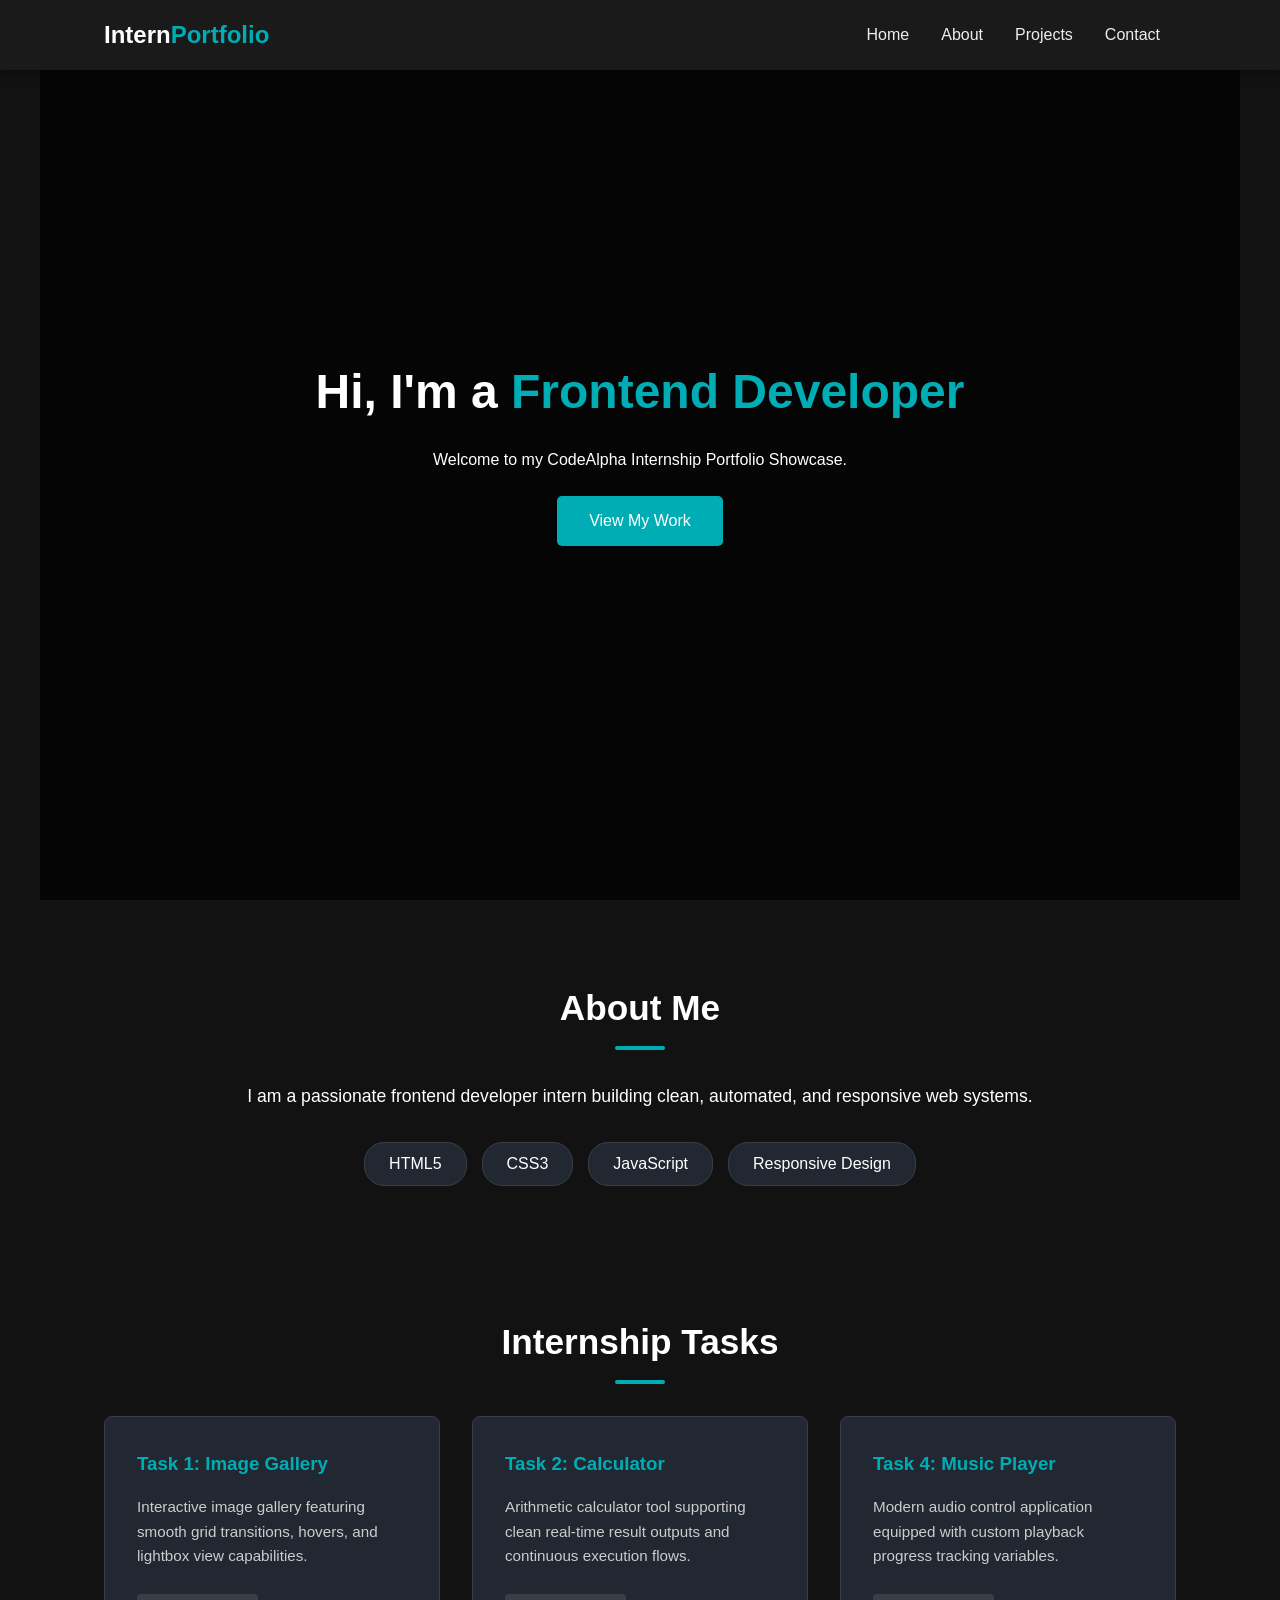
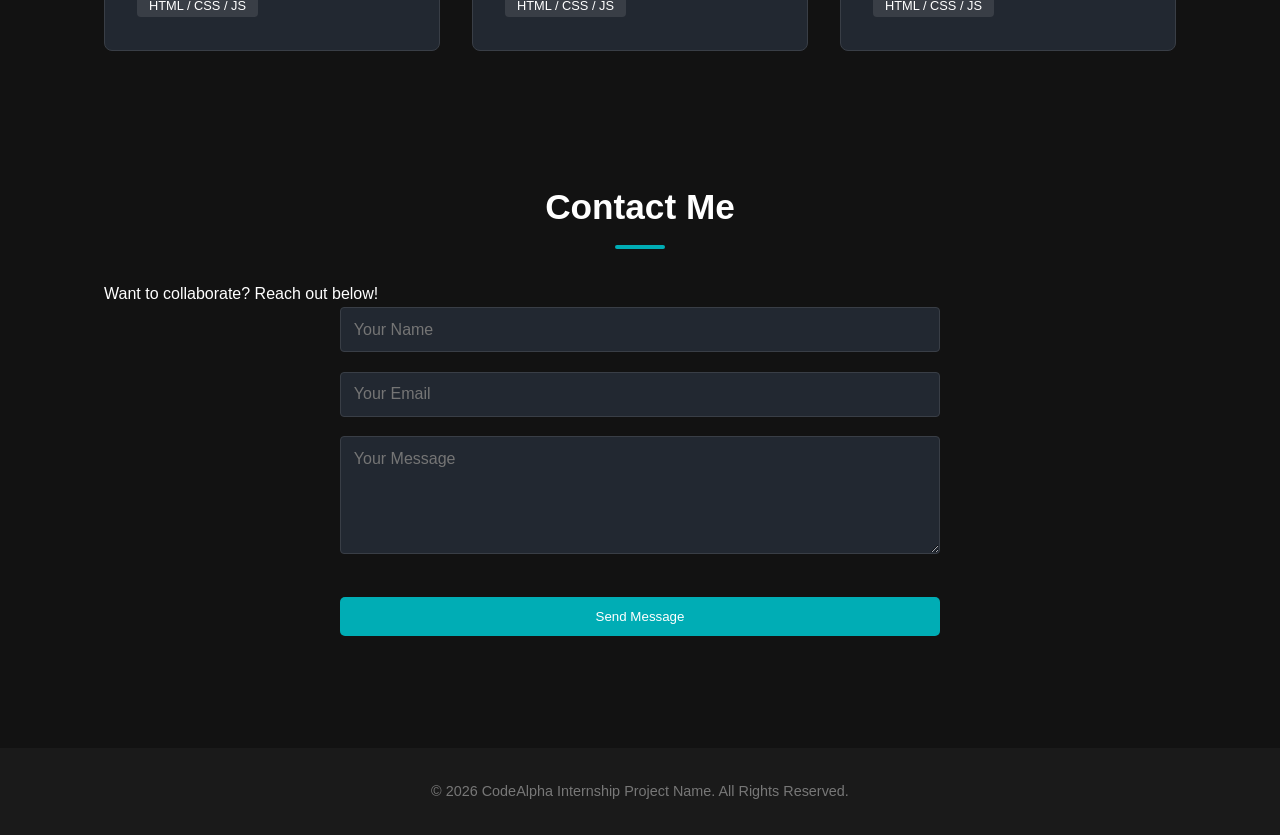
<file: portfolio Project/index.html>
<!DOCTYPE html>
<html lang="en">
<head>
    <meta charset="UTF-8">
    <meta name="viewport" content="width=device-width, initial-scale=1.0">
    <title>My Frontend Portfolio | CodeAlpha Internship</title>
    <link rel="stylesheet" href="style.css">
</head>
<body>
    <!-- Navigation Bar -->
    <header>
        <nav class="navbar">
            <div class="logo">Intern<span>Portfolio</span></div>
            <ul class="nav-links" id="navLinks">
                <li><a href="#home">Home</a></li>
                <li><a href="#about">About</a></li>
                <li><a href="#projects">Projects</a></li>
                <li><a href="#contact">Contact</a></li>
            </ul>
            <div class="hamburger" id="hamburger">
                <span></span>
                <span></span>
                <span></span>
            </div>
        </nav>
    </header>

    <!-- Hero Section -->
    <section id="home" class="hero">
        <div class="hero-content">
            <h1>Hi, I'm a <span class="highlight">Frontend Developer</span></h1>
            <p>Welcome to my CodeAlpha Internship Portfolio Showcase.</p>
            <a href="#projects" class="btn">View My Work</a>
        </div>
    </section>

    <!-- About Section -->
    <section id="about" class="about">
        <h2>About Me</h2>
        <p>I am a passionate frontend developer intern building clean, automated, and responsive web systems.</p>
        <div class="skills">
            <span class="skill-badge">HTML5</span>
            <span class="skill-badge">CSS3</span>
            <span class="skill-badge">JavaScript</span>
            <span class="skill-badge">Responsive Design</span>
        </div>
    </section>

    <!-- Projects Section -->
    <section id="projects" class="projects">
        <h2>Internship Tasks</h2>
        <div class="project-grid">
            <!-- Project 1 -->
            <div class="project-card">
                <h3>Task 1: Image Gallery</h3>
                <p>Interactive image gallery featuring smooth grid transitions, hovers, and lightbox view capabilities.</p>
                <span class="tech">HTML / CSS / JS</span>
            </div>
            <!-- Project 2 -->
            <div class="project-card">
                <h3>Task 2: Calculator</h3>
                <p>Arithmetic calculator tool supporting clean real-time result outputs and continuous execution flows.</p>
                <span class="tech">HTML / CSS / JS</span>
            </div>
            <!-- Project 4 -->
            <div class="project-card">
                <h3>Task 4: Music Player</h3>
                <p>Modern audio control application equipped with custom playback progress tracking variables.</p>
                <span class="tech">HTML / CSS / JS</span>
            </div>
        </div>
    </section>

    <!-- Contact Section -->
    <section id="contact" class="contact">
        <h2>Contact Me</h2>
        <p>Want to collaborate? Reach out below!</p>
        <form class="contact-form" onsubmit="event.preventDefault(); alert('Message sent successfully!');">
            <input type="text" placeholder="Your Name" required>
            <input type="email" placeholder="Your Email" required>
            <textarea placeholder="Your Message" rows="5" required></textarea>
            <button type="submit" class="btn">Send Message</button>
        </form>
    </section>

    <footer>
        <p>&copy; 2026 CodeAlpha Internship Project Name. All Rights Reserved.</p>
    </footer>

    <script src="script.js"></script>
</body>
</html>
</file>
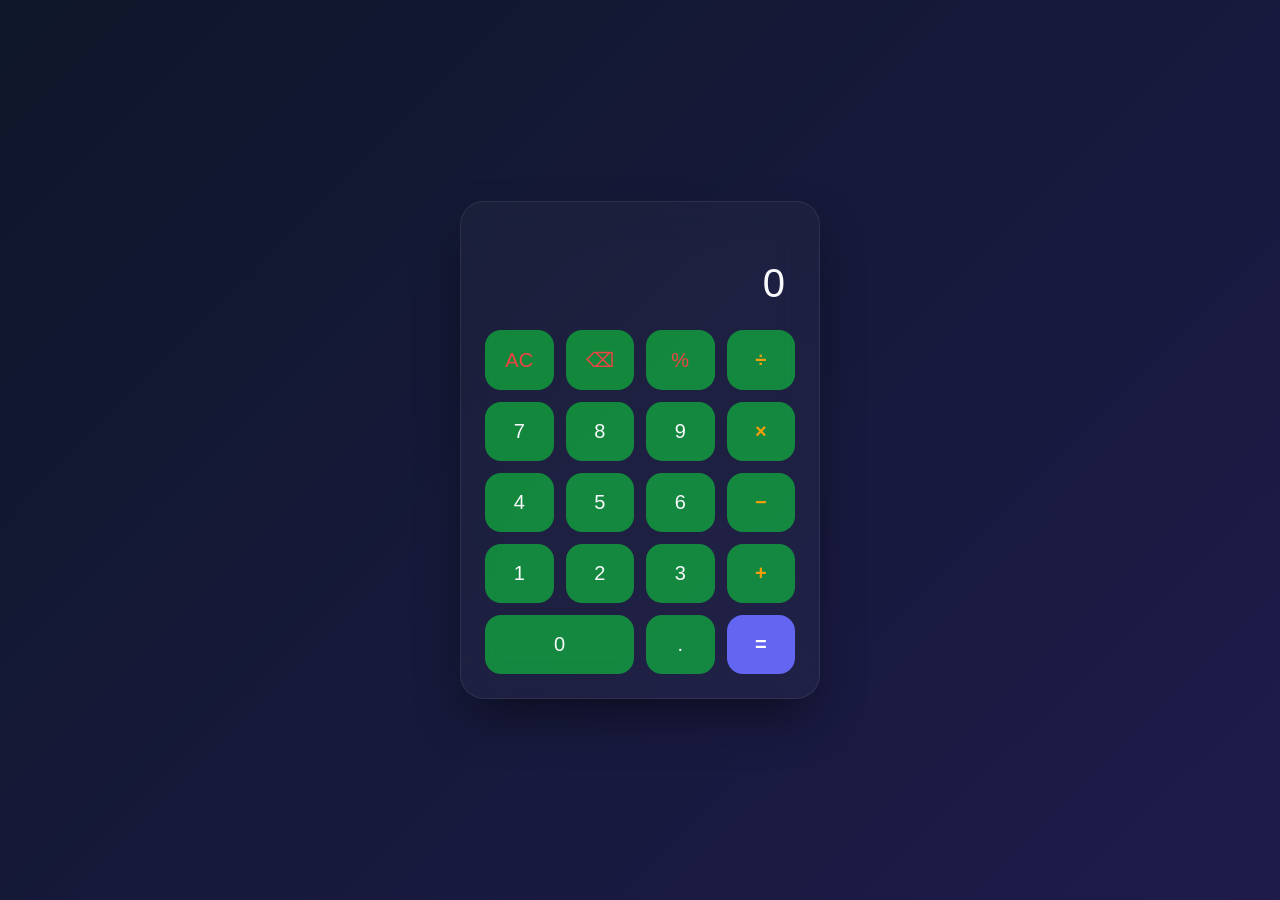
<file: CalculatorProjects/Calculator/calculator.html>
<!DOCTYPE html>
<html lang="en">
<head>
  <meta charset="UTF-8">
  <meta name="viewport" content="width=device-width, initial-scale=1.0">
  <title>CodeAlpha | Premium Calculator</title>
  <link rel="stylesheet" href="calculator.css">
</head>
<body>
  <div class="calculator-container">
    <!-- Calculator Display Section -->
    <div class="calc-display">
      <div class="calc-history" id="calc-history" aria-live="polite"></div>
      <div class="calc-input" id="calc-input" aria-live="polite">0</div>
    </div>

    <!-- Calculator Input Pad -->
    <div class="calc-grid">
      <button class="btn btn-action" data-action="clear">AC</button>
      <button class="btn btn-action" data-action="delete">⌫</button>
      <button class="btn btn-action" data-action="percentage">%</button>
      <button class="btn btn-operator" data-op="/">÷</button>

      <button class="btn btn-num" data-val="7">7</button>
      <button class="btn btn-num" data-val="8">8</button>
      <button class="btn btn-num" data-val="9">9</button>
      <button class="btn btn-operator" data-op="*">×</button>

      <button class="btn btn-num" data-val="4">4</button>
      <button class="btn btn-num" data-val="5">5</button>
      <button class="btn btn-num" data-val="6">6</button>
      <button class="btn btn-operator" data-op="-">−</button>

      <button class="btn btn-num" data-val="1">1</button>
      <button class="btn btn-num" data-val="2">2</button>
      <button class="btn btn-num" data-val="3">3</button>
      <button class="btn btn-operator" data-op="+">+</button>

      <button class="btn btn-num span-two" data-val="0">0</button>
      <button class="btn btn-num" data-val=".">.</button>
      <button class="btn btn-equals" data-action="evaluate">=</button>
    </div>
  </div>
  <script src="calculator.js"></script>
</body>
</html>
</file>
<file: portfolio Project/style.css>
/* Base Resets */
* {
    margin: 0;
    padding: 0;
    box-sizing: border-box;
    font-family: 'Segoe UI', Tahoma, Geneva, Verdana, sans-serif;
    scroll-behavior: smooth;
}

body {
    background-color: #121212;
    color: #ffffff;
    line-height: 1.6;
}

/* Navbar */
header {
    background-color: #1a1a1a;
    position: fixed;
    width: 100%;
    top: 0;
    z-index: 1000;
    box-shadow: 0 2px 10px rgba(0,0,0,0.5);
}

.navbar {
    display: flex;
    justify-content: space-between;
    align-items: center;
    padding: 1rem 5%;
    max-width: 1200px;
    margin: auto;
}

.logo {
    font-size: 1.5rem;
    font-weight: bold;
}

.logo span {
    color: #00adb5;
}

.nav-links {
    display: flex;
    list-style: none;
}

.nav-links li a {
    color: #eeeeee;
    text-decoration: none;
    padding: 0.5rem 1rem;
    transition: color 0.3s;
}

.nav-links li a:hover {
    color: #00adb5;
}

/* Hero Section */
.hero {
    height: 100vh;
    display: flex;
    justify-content: center;
    align-items: center;
    text-align: center;
    background: linear-gradient(rgba(0,0,0,0.7), rgba(0,0,0,0.7)), url('https://unsplash.com') no-repeat center center/cover;
    padding: 0 1rem;
}

.hero h1 {
    font-size: 3rem;
    margin-bottom: 1rem;
}

.highlight {
    color: #00adb5;
}

.btn {
    display: inline-block;
    background-color: #00adb5;
    color: #fff;
    padding: 0.75rem 2rem;
    text-decoration: none;
    border-radius: 5px;
    margin-top: 1.5rem;
    transition: background 0.3s, transform 0.2s;
    border: none;
    cursor: pointer;
}

.btn:hover {
    background-color: #008c9e;
    transform: translateY(-2px);
}

/* Universal Sections */
section {
    padding: 5rem 5% 3rem 5%;
    max-width: 1200px;
    margin: auto;
}

section h2 {
    font-size: 2.2rem;
    text-align: center;
    margin-bottom: 2rem;
    position: relative;
}

section h2::after {
    content: '';
    display: block;
    width: 50px;
    height: 4px;
    background-color: #00adb5;
    margin: 10px auto 0 auto;
    border-radius: 2px;
}

/* About Section */
.about p {
    text-align: center;
    max-width: 800px;
    margin: 0 auto 2rem auto;
    font-size: 1.1rem;
}

.skills {
    display: flex;
    justify-content: center;
    gap: 15px;
    flex-wrap: wrap;
}

.skill-badge {
    background-color: #222831;
    padding: 0.5rem 1.5rem;
    border-radius: 20px;
    border: 1px solid #393e46;
}

/* Projects Section */
.project-grid {
    display: grid;
    grid-template-columns: repeat(auto-fit, minmax(300px, 1fr));
    gap: 2rem;
}

.project-card {
    background-color: #222831;
    padding: 2rem;
    border-radius: 8px;
    border: 1px solid #393e46;
    transition: transform 0.3s, box-shadow 0.3s;
}

.project-card:hover {
    transform: translateY(-5px);
    box-shadow: 0 10px 20px rgba(0, 173, 181, 0.2);
}

.project-card h3 {
    margin-bottom: 1rem;
    color: #00adb5;
}

.project-card p {
    font-size: 0.95rem;
    color: #cccccc;
    margin-bottom: 1.5rem;
}

.tech {
    font-size: 0.8rem;
    background-color: #393e46;
    padding: 0.25rem 0.75rem;
    border-radius: 4px;
}

/* Contact Section */
.contact-form {
    display: flex;
    flex-direction: column;
    max-width: 600px;
    margin: 0 auto;
    gap: 1.2rem;
}

.contact-form input, .contact-form textarea {
    width: 100%;
    padding: 0.8rem;
    background-color: #222831;
    border: 1px solid #393e46;
    color: #fff;
    border-radius: 4px;
    font-size: 1rem;
}

.contact-form input:focus, .contact-form textarea:focus {
    outline: none;
    border-color: #00adb5;
}

footer {
    text-align: center;
    padding: 2rem;
    background-color: #1a1a1a;
    margin-top: 4rem;
    font-size: 0.9rem;
    color: #777;
}

/* Mobile Responsiveness */
.hamburger {
    display: none;
    flex-direction: column;
    gap: 5px;
    cursor: pointer;
}

.hamburger span {
    width: 25px;
    height: 3px;
    background-color: #fff;
    transition: 0.3s;
}

@media (max-width: 768px) {
    .hamburger { display: flex; }
    .nav-links {
        display: none;
        flex-direction: column;
        position: absolute;
        top: 100%;
        left: 0;
        width: 100%;
        background-color: #1a1a1a;
        padding: 1rem 0;
        text-align: center;
        box-shadow: 0 5px 10px rgba(0,0,0,0.3);
    }
    .nav-links.active { display: flex; }
    .hero h1 { font-size: 2.2rem; }
}
</file>
<file: CalculatorProjects/Calculator/calculator.css>
:root {
  --bg-gradient: linear-gradient(135deg, #0f172a 0%, #1e1b4b 100%);
  --panel-bg: rgba(255, 255, 255, 0.03);
  --panel-border: rgba(255, 255, 255, 0.08);
  --text-primary: #f8fafc;
  --text-muted: #64748b;
  --accent-color: #6366f1;
  --accent-hover: #4f46e5;
  --op-color: #f59e0b;
  --action-color: #ef4444;
  /* --btn-bg: rgba(255, 255, 255, 0.05); */
   --btn-bg: rgb(10, 240, 60, 0.5);
  --btn-hover: rgba(255, 255, 255, 0.12);
}

* {
  box-sizing: border-box;
  margin: 0;
  padding: 0;
  font-family: -apple-system, BlinkMacSystemFont, "Segoe UI", Roboto, sans-serif;
}

body {
  background: var(--bg-gradient);
  min-height: 100vh;
  display: flex;
  align-items: center;
  justify-content: center;
  padding: 22px;
}

.calculator-container {
  width: 100%;
  max-width: 360px;
  background: var(--panel-bg);
  backdrop-filter: blur(20px);
  -webkit-backdrop-filter: blur(20px);
  border: 1px solid var(--panel-border);
  border-radius: 24px;
  padding: 24px;
  box-shadow: 0 25px 50px -12px rgba(0, 0, 0, 0.5);
}

.calc-display {
  display: flex;
  flex-direction: column;
  align-items: flex-end;
  justify-content: flex-end;
  padding: 10px 10px 24px 10px;
  min-height: 100px;
  word-wrap: break-word;
  word-break: break-all;
}

.calc-history {
  font-size: 0.95rem;
  color: var(--text-muted);
  min-height: 1.2rem;
  margin-bottom: 6px;
  transition: all 0.2s ease;
}

.calc-input {
  font-size: 2.5rem;
  font-weight: 300;
  color: var(--text-primary);
  transition: all 0.15s ease;
}

.calc-grid {
  display: grid;
  grid-template-columns: repeat(4, 1fr);
  gap: 12px;
}

.btn {
  border: none;
  background: var(--btn-bg);
  color: var(--text-primary);
  font-size: 1.25rem;
  font-weight: 500;
  padding: 18px 0;
  border-radius: 16px;
  cursor: pointer;
  transition: all 0.2s cubic-bezier(0.4, 0, 0.2, 1);
  user-select: none;
}

.btn:hover {
  background: var(--btn-hover);
  transform: translateY(-2px);
}

.btn:active {
  transform: translateY(1px);
}

.btn-operator {
  color: var(--op-color);
  font-weight: 600;
}

.btn-action {
  color: var(--action-color);
}

.btn-equals {
  background: var(--accent-color);
  color: #ffffff;
  font-weight: 600;
}

.btn-equals:hover {
  background: var(--accent-hover);
}

.span-two {
  grid-column: span 2;
}

/* Active animation state for physical keyboards */
.btn-active-kb {
  background: var(--btn-hover) !important;
  transform: scale(0.95);
}
</file>
